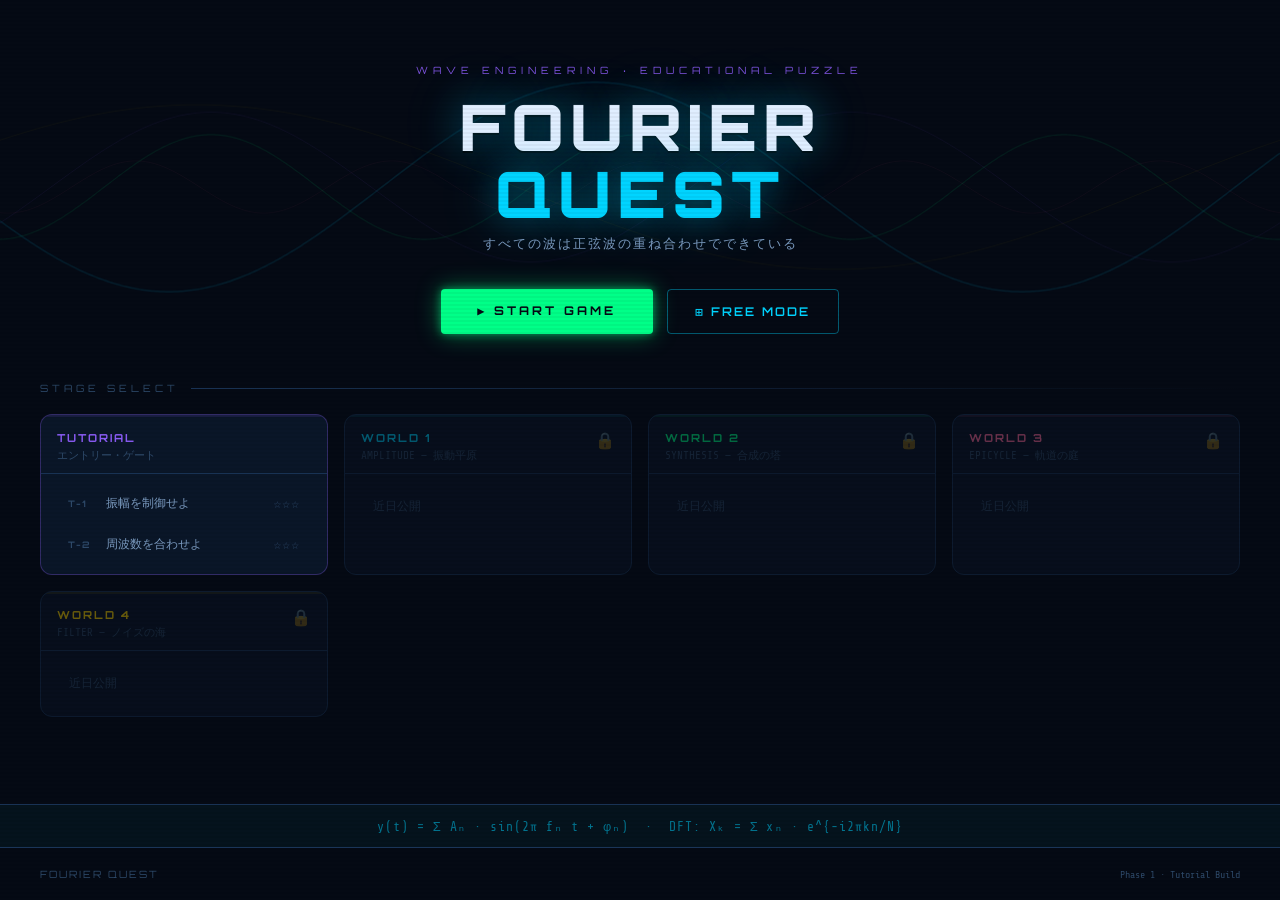
<file: index.html>
<!DOCTYPE html>
<html lang="ja">
<head>
  <meta charset="UTF-8">
  <meta name="viewport" content="width=device-width, initial-scale=1.0">
  <title>FOURIER QUEST</title>
  <link rel="stylesheet" href="css/main.css">
</head>
<body>

<div class="title-root">

  <!-- ── Hero ──────────────────────────────────────── -->
  <section class="hero">
    <canvas id="title-canvas"></canvas>
    <div class="hero-content">
      <p class="game-tagline">Wave Engineering · Educational Puzzle</p>
      <h1 class="game-title">FOURIER<br><span>QUEST</span></h1>
      <p class="game-subtitle">すべての波は正弦波の重ね合わせでできている</p>
      <div class="hero-buttons">
        <a class="btn-hero-primary" href="game.html?stage=tutorial-1">▶ START GAME</a>
        <a class="btn-hero-secondary" href="game.html?stage=tutorial-1&mode=free">⊞ FREE MODE</a>
      </div>
    </div>
  </section>

  <!-- ── Stage Select ──────────────────────────────── -->
  <section class="stage-select">
    <div class="section-title">STAGE SELECT</div>

    <div class="worlds-grid" id="worlds-grid">
      <!-- Injected by title.js -->
    </div>
  </section>

  <!-- ── Formula bar ──────────────────────────────── -->
  <div class="formula-bar">
    <span class="formula-text">
      y(t) = Σ Aₙ · sin(2π fₙ t + φₙ) &nbsp;·&nbsp; DFT: Xₖ = Σ xₙ · e^{-i2πkn/N}
    </span>
  </div>

  <!-- ── Footer ────────────────────────────────────── -->
  <footer class="page-footer">
    <span class="footer-brand">FOURIER QUEST</span>
    <span class="footer-version">Phase 1 · Tutorial Build</span>
  </footer>

</div>

<script type="module">
import { WORLDS, STAGES } from './js/stages.js';

// ── Build worlds grid ─────────────────────────────
const grid = document.getElementById('worlds-grid');
const save = (() => {
  try { return JSON.parse(localStorage.getItem('fq-save') || '{}'); }
  catch (_) { return {}; }
})();

WORLDS.forEach(world => {
  const card = document.createElement('div');
  card.className = `world-card ${world.unlocked ? 'unlocked' : 'locked'}`;

  const starsHtml = world.stages.map(sId => {
    const earned = save?.stages?.[sId]?.stars || 0;
    const stage  = STAGES[sId];
    const starStr = '★'.repeat(earned) + '☆'.repeat(3 - earned);
    return `
      <a class="stage-item" href="game.html?stage=${sId}">
        <span class="stage-item-index">${stage.indexLabel}</span>
        <span class="stage-item-title">${stage.title}</span>
        <span class="stage-item-stars ${earned > 0 ? 'earned' : ''}">${starStr}</span>
      </a>`;
  }).join('') || `<div style="padding:12px;font-size:12px;color:var(--text-dim)">近日公開</div>`;

  card.innerHTML = `
    <div class="world-card-header" style="border-top: 2px solid ${world.color}20">
      <div>
        <div class="world-card-name" style="color:${world.color}">${world.name}</div>
        <div class="world-card-sub">${world.subtitle}</div>
      </div>
      ${!world.unlocked ? '<span class="lock-icon">🔒</span>' : ''}
    </div>
    <div class="stage-list">${starsHtml}</div>`;

  grid.appendChild(card);
});

// ── Animated wave background ──────────────────────
const canvas = document.getElementById('title-canvas');
const ctx    = canvas.getContext('2d');

function resize() {
  canvas.width  = canvas.offsetWidth  * (window.devicePixelRatio || 1);
  canvas.height = canvas.offsetHeight * (window.devicePixelRatio || 1);
}
resize();
window.addEventListener('resize', resize);

// Wave definitions for the animated background
const waves = [
  { freq: 1.5, amp: 0.28, phase: 0,    speed: 0.6,  color: 'rgba(0,212,255,0.18)',  width: 1.5 },
  { freq: 3.0, amp: 0.14, phase: 1.0,  speed: 1.1,  color: 'rgba(0,255,136,0.14)',  width: 1.2 },
  { freq: 2.0, amp: 0.20, phase: 2.2,  speed: 0.8,  color: 'rgba(139,92,246,0.12)', width: 1.0 },
  { freq: 5.0, amp: 0.07, phase: 0.5,  speed: 1.6,  color: 'rgba(255,107,157,0.10)',width: 0.8 },
  { freq: 1.0, amp: 0.22, phase: 3.5,  speed: 0.45, color: 'rgba(255,215,0,0.08)',  width: 1.0 },
];

let t = 0;

function drawWaves() {
  const dpr = window.devicePixelRatio || 1;
  const W   = canvas.width  / dpr;
  const H   = canvas.height / dpr;
  ctx.clearRect(0, 0, canvas.width, canvas.height);

  waves.forEach(w => {
    ctx.beginPath();
    ctx.strokeStyle = w.color;
    ctx.lineWidth   = w.width;
    ctx.shadowColor = w.color;
    ctx.shadowBlur  = 8;

    for (let x = 0; x <= W; x += 2) {
      const phase = (x / W) * w.freq * Math.PI * 2 + w.phase + t * w.speed;
      const y     = H / 2 + Math.sin(phase) * H * w.amp;
      x === 0 ? ctx.moveTo(x, y) : ctx.lineTo(x, y);
    }
    ctx.stroke();
    ctx.shadowBlur = 0;
  });

  t += 0.01;
  requestAnimationFrame(drawWaves);
}
drawWaves();
</script>
</body>
</html>
</file>
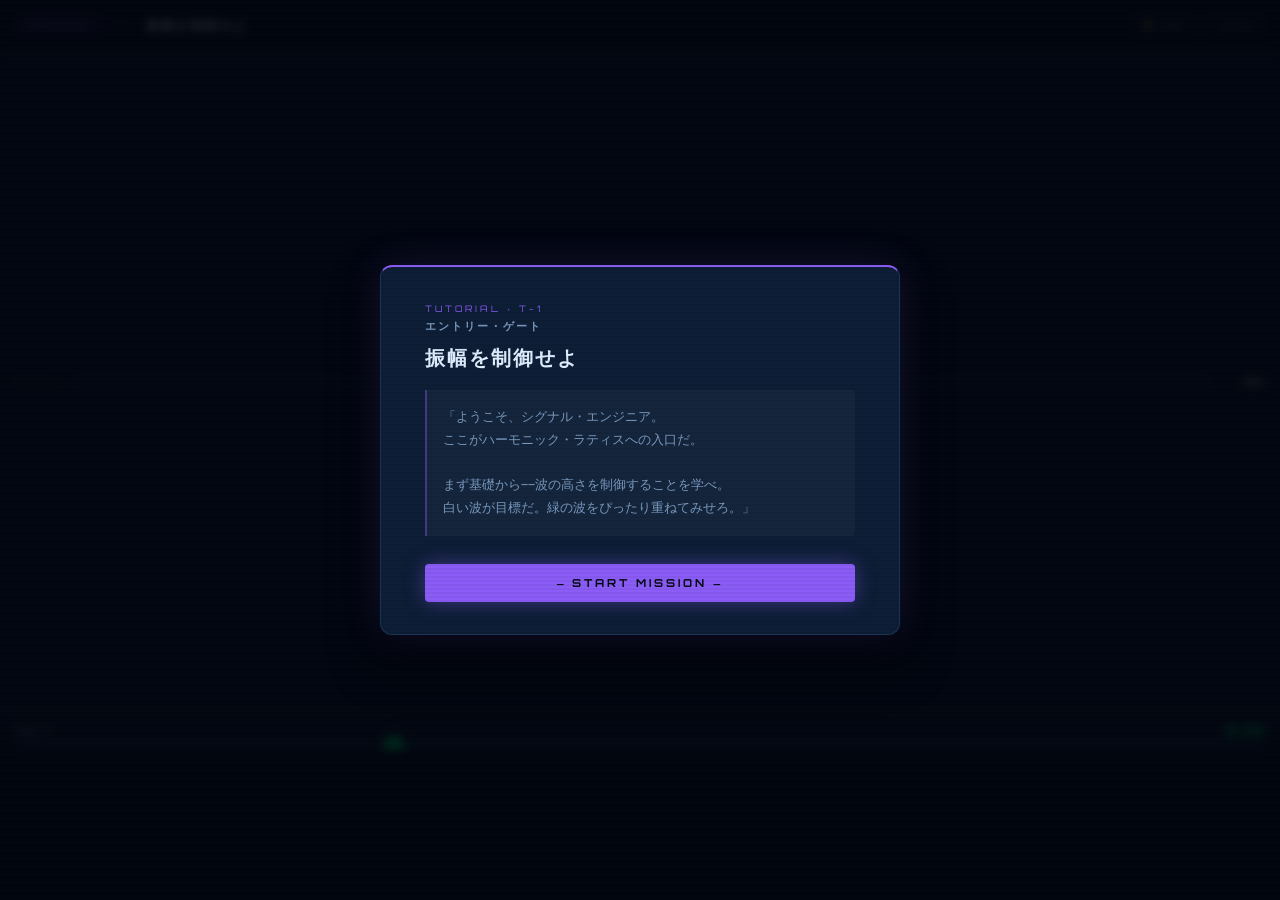
<file: game.html>
<!DOCTYPE html>
<html lang="ja">
<head>
  <meta charset="UTF-8">
  <meta name="viewport" content="width=device-width, initial-scale=1.0">
  <title>FOURIER QUEST — Stage</title>
  <link rel="stylesheet" href="css/main.css">
</head>
<body>

<!-- ═══════════════════════════════════════════════
     STORY OVERLAY — shown at stage start
══════════════════════════════════════════════════ -->
<div id="story-overlay" class="overlay">
  <div class="story-box">
    <div class="story-world-label" id="story-world">TUTORIAL · T-1</div>
    <div class="story-htitle"    id="story-htitle">エントリー・ゲート</div>
    <h2 class="story-mission-title" id="story-title">振幅を制御せよ</h2>
    <p class="story-body" id="story-text"></p>
    <button class="btn-start" id="story-start">― START MISSION ―</button>
  </div>
</div>

<!-- ═══════════════════════════════════════════════
     RESULT OVERLAY — shown after submit
══════════════════════════════════════════════════ -->
<div id="result-overlay" class="overlay hidden">
  <div class="result-box">
    <div class="result-mission-complete">MISSION COMPLETE</div>
    <div id="result-stars">★★★</div>
    <div id="result-pct"></div>
    <p id="result-flavor"></p>
    <div class="result-actions">
      <button id="retry-btn">↺ RETRY</button>
      <button id="next-btn">NEXT →</button>
    </div>
  </div>
</div>

<!-- ═══════════════════════════════════════════════
     GAME LAYOUT
══════════════════════════════════════════════════ -->
<div id="game-root">

  <!-- Header -->
  <header id="game-header">
    <span class="world-badge" id="world-name">TUTORIAL</span>
    <span class="stage-index" id="stage-index">T-1</span>
    <h1 id="stage-title">振幅を制御せよ</h1>
    <div class="header-actions">
      <button class="btn-icon" id="hint-btn">💡 HINT</button>
      <a href="index.html" class="btn-icon">✕ EXIT</a>
    </div>
  </header>

  <!-- Hint panel (collapsed by default) -->
  <div id="hint-panel" class="hidden">
    <p id="hint-text"></p>
  </div>

  <!-- Canvas area: time domain + frequency domain -->
  <main id="game-main">
    <div class="canvas-panel">
      <span class="panel-label">TIME DOMAIN</span>
      <canvas id="wave-canvas"></canvas>
      <canvas id="fx-canvas" style="pointer-events:none;z-index:6"></canvas>
    </div>
    <div class="spectrum-panel">
      <span class="panel-label">FREQ. DOMAIN</span>
      <canvas id="spectrum-canvas"></canvas>
    </div>
  </main>

  <!-- Match score bar -->
  <div id="score-bar">
    <span class="score-label">MATCH</span>
    <div class="score-track">
      <div id="score-fill"></div>
    </div>
    <span id="score-value">0%</span>
  </div>

  <!-- Controls -->
  <section id="controls">
    <div id="sliders-container">
      <!-- Sliders injected by app.js -->
    </div>
    <div class="control-actions">
      <button class="btn-secondary" id="reset-btn">↺ RESET</button>
      <button class="btn-secondary" id="play-btn">▶ PLAY</button>
      <button class="btn-primary"   id="submit-btn">SUBMIT</button>
    </div>
  </section>

</div><!-- /#game-root -->

<script type="module" src="js/app.js"></script>
</body>
</html>
</file>
<file: css/main.css>
/* ═══════════════════════════════════════════════════════════
   FOURIER QUEST — Main Stylesheet
   Theme: Cyber/Neon  ·  Dark Space Background
   ═══════════════════════════════════════════════════════════ */

@import url('https://fonts.googleapis.com/css2?family=Orbitron:wght@400;600;700;900&family=Share+Tech+Mono&display=swap');

/* ─── Variables ─────────────────────────────────────────── */
:root {
  --bg:           #050A14;
  --bg-panel:     #070E1C;
  --bg-surface:   #0A1628;
  --bg-elevated:  #0D1E36;
  --border:       #1A3558;
  --border-glow:  rgba(0, 200, 255, 0.12);

  --wave-target:  rgba(255, 255, 255, 0.85);
  --wave-player:  #00FF88;
  --wave-glow:    rgba(0, 255, 136, 0.35);
  --spectrum:     #00D4FF;
  --spectrum-glow:rgba(0, 212, 255, 0.3);

  --accent:       #FFD700;
  --accent-glow:  rgba(255, 215, 0, 0.25);
  --purple:       #8B5CF6;
  --pink:         #FF6B9D;
  --error:        #FF4444;

  --text-hi:      #E0EEFF;
  --text-mid:     #7A9ABF;
  --text-dim:     #2E4A6A;

  --font-display: 'Orbitron', 'Courier New', monospace;
  --font-mono:    'Share Tech Mono', 'Courier New', monospace;

  --radius-sm:    4px;
  --radius-md:    8px;
  --radius-lg:    12px;

  --transition:   0.18s ease;
}

/* ─── Reset & Base ───────────────────────────────────────── */
*, *::before, *::after { box-sizing: border-box; margin: 0; padding: 0; }

html, body {
  width: 100%; height: 100%;
  background: var(--bg);
  color: var(--text-hi);
  font-family: var(--font-mono);
  overflow: hidden;
  -webkit-font-smoothing: antialiased;
}

.hidden { display: none !important; }

/* ─── Scanline overlay (subtle) ─────────────────────────── */
body::after {
  content: '';
  position: fixed; inset: 0;
  background: repeating-linear-gradient(
    0deg,
    transparent,
    transparent 2px,
    rgba(0,0,0,0.04) 2px,
    rgba(0,0,0,0.04) 4px
  );
  pointer-events: none;
  z-index: 9999;
}

/* ═══════════════════════════════════════════════════════════
   GAME SCREEN LAYOUT
   ═══════════════════════════════════════════════════════════ */

#game-root {
  display: grid;
  grid-template-rows: 52px auto 1fr 38px 150px;
  grid-template-columns: 1fr;
  height: 100vh;
  gap: 0;
}

/* ─── Header ─────────────────────────────────────────────── */
#game-header {
  display: flex;
  align-items: center;
  gap: 12px;
  padding: 0 16px;
  background: rgba(7, 14, 28, 0.95);
  border-bottom: 1px solid var(--border);
  backdrop-filter: blur(8px);
}

.world-badge {
  font-family: var(--font-display);
  font-size: 9px;
  font-weight: 700;
  letter-spacing: 2px;
  color: var(--purple);
  background: rgba(139, 92, 246, 0.12);
  border: 1px solid rgba(139, 92, 246, 0.3);
  border-radius: var(--radius-sm);
  padding: 3px 8px;
  white-space: nowrap;
}

.stage-index {
  font-family: var(--font-display);
  font-size: 10px;
  color: var(--text-dim);
  letter-spacing: 1px;
}

#stage-title {
  font-family: var(--font-display);
  font-size: 13px;
  font-weight: 600;
  letter-spacing: 1.5px;
  color: var(--text-hi);
  flex: 1;
  white-space: nowrap;
  overflow: hidden;
  text-overflow: ellipsis;
}

.header-actions {
  display: flex;
  gap: 8px;
  align-items: center;
}

.btn-icon {
  font-family: var(--font-display);
  font-size: 9px;
  font-weight: 600;
  letter-spacing: 1px;
  color: var(--text-mid);
  background: transparent;
  border: 1px solid var(--border);
  border-radius: var(--radius-sm);
  padding: 5px 10px;
  cursor: pointer;
  transition: var(--transition);
  text-decoration: none;
  display: inline-flex;
  align-items: center;
  gap: 5px;
}
.btn-icon:hover { color: var(--text-hi); border-color: var(--spectrum); }
.btn-icon.active {
  color: var(--accent);
  border-color: var(--accent);
  background: rgba(255,215,0,0.08);
  box-shadow: 0 0 8px rgba(255,215,0,0.2);
}

/* ─── Hint Panel ─────────────────────────────────────────── */
#hint-panel {
  background: rgba(139, 92, 246, 0.08);
  border-bottom: 1px solid rgba(139, 92, 246, 0.25);
  padding: 10px 20px;
  animation: slideDown 0.2s ease;
}

@keyframes slideDown {
  from { opacity: 0; transform: translateY(-6px); }
  to   { opacity: 1; transform: translateY(0); }
}

#hint-text {
  font-size: 12px;
  color: rgba(139, 92, 246, 0.9);
  line-height: 1.6;
  white-space: pre-line;
}

/* ─── Main canvas area ───────────────────────────────────── */
#game-main {
  display: grid;
  grid-template-columns: 1fr 220px;
  gap: 0;
  min-height: 0;
  position: relative;
  background: var(--bg-panel);
}

.canvas-panel {
  position: relative;
  border-right: 1px solid var(--border);
  overflow: hidden;
}

.canvas-panel canvas {
  position: absolute;
  inset: 0;
  width: 100%;
  height: 100%;
}

.spectrum-panel {
  position: relative;
  overflow: hidden;
  background: var(--bg-panel);
}

.spectrum-panel canvas {
  position: absolute;
  inset: 0;
  width: 100%;
  height: 100%;
}

#fx-canvas {
  pointer-events: none;
}

.panel-label {
  position: absolute;
  top: 8px;
  right: 10px;
  font-family: var(--font-display);
  font-size: 8px;
  letter-spacing: 2px;
  color: var(--text-dim);
  z-index: 10;
  pointer-events: none;
}

/* ─── Score bar ──────────────────────────────────────────── */
#score-bar {
  display: flex;
  align-items: center;
  gap: 10px;
  padding: 0 16px;
  background: var(--bg-surface);
  border-top: 1px solid var(--border);
  border-bottom: 1px solid var(--border);
}

.score-label {
  font-family: var(--font-display);
  font-size: 9px;
  letter-spacing: 2px;
  color: var(--text-dim);
  white-space: nowrap;
}

.score-track {
  flex: 1;
  height: 6px;
  background: var(--bg-elevated);
  border-radius: 3px;
  overflow: hidden;
  border: 1px solid var(--border);
}

#score-fill {
  height: 100%;
  width: 0%;
  border-radius: 3px;
  transition: width 0.1s linear, background 0.3s ease;
  background: linear-gradient(90deg, #00AA55, #00FF88);
  box-shadow: 0 0 8px rgba(0,255,136,0.4);
}

#score-value {
  font-family: var(--font-display);
  font-size: 11px;
  font-weight: 600;
  color: var(--text-hi);
  min-width: 44px;
  text-align: right;
}

/* ─── Controls ───────────────────────────────────────────── */
#controls {
  background: var(--bg-surface);
  padding: 10px 16px 12px;
  display: flex;
  flex-direction: column;
  gap: 8px;
  overflow-y: auto;
}

#sliders-container {
  display: flex;
  flex-wrap: wrap;
  gap: 10px 24px;
  align-items: flex-start;
  flex: 1;
}

.slider-group {
  display: flex;
  flex-direction: column;
  gap: 4px;
  min-width: 240px;
  flex: 1;
}

.slider-header {
  display: flex;
  justify-content: space-between;
  align-items: baseline;
}

.slider-label {
  font-family: var(--font-display);
  font-size: 10px;
  letter-spacing: 1px;
  color: var(--text-mid);
}

.slider-val {
  font-family: var(--font-display);
  font-size: 13px;
  font-weight: 700;
  color: var(--wave-player);
  text-shadow: 0 0 8px var(--wave-glow);
  letter-spacing: 0.5px;
  min-width: 80px;
  text-align: right;
}

/* Custom range slider */
.slider-input {
  -webkit-appearance: none;
  appearance: none;
  width: 100%;
  height: 5px;
  background: var(--border);
  border-radius: 3px;
  outline: none;
  cursor: pointer;
  position: relative;
}

.slider-input::-webkit-slider-thumb {
  -webkit-appearance: none;
  appearance: none;
  width: 20px;
  height: 20px;
  border-radius: 50%;
  background: var(--wave-player);
  box-shadow: 0 0 10px var(--wave-glow), 0 0 3px rgba(0,255,136,0.8);
  cursor: pointer;
  border: 2px solid rgba(0, 255, 136, 0.4);
  transition: box-shadow 0.15s;
}

.slider-input::-webkit-slider-thumb:hover {
  box-shadow: 0 0 18px var(--wave-glow), 0 0 6px rgba(0,255,136,0.9);
}

.slider-input::-moz-range-thumb {
  width: 20px;
  height: 20px;
  border-radius: 50%;
  background: var(--wave-player);
  box-shadow: 0 0 10px var(--wave-glow);
  cursor: pointer;
  border: 2px solid rgba(0, 255, 136, 0.4);
}

.slider-range-labels {
  display: flex;
  justify-content: space-between;
  font-size: 9px;
  color: var(--text-dim);
}

/* Control action buttons */
.control-actions {
  display: flex;
  gap: 8px;
  justify-content: flex-end;
  align-items: center;
  padding-top: 4px;
}

.btn-secondary {
  font-family: var(--font-display);
  font-size: 9px;
  font-weight: 600;
  letter-spacing: 1.5px;
  color: var(--text-mid);
  background: transparent;
  border: 1px solid var(--border);
  border-radius: var(--radius-sm);
  padding: 8px 14px;
  cursor: pointer;
  transition: var(--transition);
}

.btn-secondary:hover {
  color: var(--text-hi);
  border-color: var(--text-mid);
}

.btn-primary {
  font-family: var(--font-display);
  font-size: 11px;
  font-weight: 700;
  letter-spacing: 2px;
  color: var(--bg);
  background: var(--wave-player);
  border: none;
  border-radius: var(--radius-sm);
  padding: 10px 24px;
  cursor: pointer;
  transition: var(--transition);
  box-shadow: 0 0 16px rgba(0,255,136,0.4), 0 0 4px rgba(0,255,136,0.6);
}

.btn-primary:hover {
  background: #40FFB0;
  box-shadow: 0 0 24px rgba(0,255,136,0.6), 0 0 8px rgba(0,255,136,0.8);
  transform: translateY(-1px);
}

.btn-primary:disabled {
  background: var(--text-dim);
  box-shadow: none;
  cursor: default;
  transform: none;
}

/* ═══════════════════════════════════════════════════════════
   OVERLAYS
   ═══════════════════════════════════════════════════════════ */

.overlay {
  position: fixed;
  inset: 0;
  background: rgba(3, 6, 14, 0.88);
  display: flex;
  align-items: center;
  justify-content: center;
  z-index: 1000;
  backdrop-filter: blur(4px);
  animation: fadeIn 0.25s ease;
}

@keyframes fadeIn {
  from { opacity: 0; }
  to   { opacity: 1; }
}

/* Story overlay */
.story-box {
  background: var(--bg-elevated);
  border: 1px solid var(--border);
  border-top: 2px solid var(--purple);
  border-radius: var(--radius-lg);
  padding: 36px 44px 32px;
  max-width: 520px;
  width: 90%;
  animation: slideUp 0.3s ease;
  box-shadow: 0 0 40px rgba(139, 92, 246, 0.15), 0 24px 48px rgba(0,0,0,0.5);
}

@keyframes slideUp {
  from { opacity: 0; transform: translateY(20px); }
  to   { opacity: 1; transform: translateY(0); }
}

.story-world-label {
  font-family: var(--font-display);
  font-size: 9px;
  letter-spacing: 3px;
  color: var(--purple);
  text-transform: uppercase;
  margin-bottom: 4px;
}

.story-htitle {
  font-family: var(--font-display);
  font-size: 11px;
  font-weight: 600;
  letter-spacing: 2px;
  color: var(--text-mid);
  margin-bottom: 12px;
}

.story-mission-title {
  font-family: var(--font-display);
  font-size: 20px;
  font-weight: 900;
  letter-spacing: 2px;
  color: var(--text-hi);
  margin-bottom: 20px;
  line-height: 1.2;
}

.story-body {
  font-size: 13px;
  line-height: 1.75;
  color: var(--text-mid);
  white-space: pre-line;
  margin-bottom: 28px;
  padding: 16px;
  background: rgba(255,255,255,0.03);
  border-left: 2px solid rgba(139, 92, 246, 0.4);
  border-radius: 0 var(--radius-sm) var(--radius-sm) 0;
}

.btn-start {
  font-family: var(--font-display);
  font-size: 11px;
  font-weight: 700;
  letter-spacing: 3px;
  color: var(--bg);
  background: var(--purple);
  border: none;
  border-radius: var(--radius-sm);
  padding: 12px 32px;
  cursor: pointer;
  width: 100%;
  transition: var(--transition);
  box-shadow: 0 0 20px rgba(139, 92, 246, 0.4);
}

.btn-start:hover {
  background: #A070FF;
  box-shadow: 0 0 30px rgba(139, 92, 246, 0.6);
  transform: translateY(-1px);
}

/* Result overlay */
.result-box {
  background: var(--bg-elevated);
  border: 1px solid var(--border);
  border-radius: var(--radius-lg);
  padding: 40px 48px 36px;
  max-width: 460px;
  width: 90%;
  text-align: center;
  animation: popIn 0.35s cubic-bezier(0.34, 1.56, 0.64, 1);
  box-shadow: 0 0 60px rgba(0,255,136,0.08), 0 24px 64px rgba(0,0,0,0.6);
}

@keyframes popIn {
  from { opacity: 0; transform: scale(0.85); }
  to   { opacity: 1; transform: scale(1); }
}

.result-mission-complete {
  font-family: var(--font-display);
  font-size: 9px;
  letter-spacing: 4px;
  color: var(--text-dim);
  margin-bottom: 16px;
  text-transform: uppercase;
}

#result-stars {
  font-size: 44px;
  margin-bottom: 8px;
  line-height: 1;
  text-shadow: 0 0 20px rgba(255,215,0,0.6);
  color: var(--accent);
  letter-spacing: 4px;
}

#result-stars .empty-stars {
  color: var(--text-dim);
  text-shadow: none;
}

#result-stars[data-stars="1"] { color: #FF6644; text-shadow: 0 0 16px rgba(255,80,50,0.5); }
#result-stars[data-stars="2"] { color: #88CCFF; text-shadow: 0 0 16px rgba(100,180,255,0.5); }
#result-stars[data-stars="3"] { color: var(--accent); text-shadow: 0 0 24px var(--accent-glow); }

#result-pct {
  font-family: var(--font-mono);
  font-size: 11px;
  color: var(--text-dim);
  margin-bottom: 20px;
}

#result-flavor {
  font-size: 13px;
  color: var(--text-mid);
  line-height: 1.65;
  margin-bottom: 28px;
  padding: 14px;
  background: rgba(255,255,255,0.03);
  border-radius: var(--radius-md);
  font-style: italic;
}

.result-actions {
  display: flex;
  gap: 10px;
  justify-content: center;
}

.btn-result {
  font-family: var(--font-display);
  font-size: 10px;
  font-weight: 700;
  letter-spacing: 2px;
  border-radius: var(--radius-sm);
  padding: 11px 24px;
  cursor: pointer;
  transition: var(--transition);
  border: none;
}

#retry-btn {
  color: var(--text-mid);
  background: transparent;
  border: 1px solid var(--border);
  font-family: var(--font-display);
  font-size: 10px;
  font-weight: 700;
  letter-spacing: 2px;
  border-radius: var(--radius-sm);
  padding: 11px 24px;
  cursor: pointer;
  transition: var(--transition);
}

#retry-btn:hover { color: var(--text-hi); border-color: var(--text-mid); }

#next-btn {
  color: var(--bg);
  background: var(--wave-player);
  box-shadow: 0 0 16px rgba(0,255,136,0.35);
  font-family: var(--font-display);
  font-size: 10px;
  font-weight: 700;
  letter-spacing: 2px;
  border-radius: var(--radius-sm);
  padding: 11px 24px;
  cursor: pointer;
  transition: var(--transition);
  border: none;
}

#next-btn:hover {
  background: #40FFB0;
  box-shadow: 0 0 24px rgba(0,255,136,0.55);
  transform: translateY(-1px);
}

/* ═══════════════════════════════════════════════════════════
   TITLE / INDEX PAGE
   ═══════════════════════════════════════════════════════════ */

.title-root {
  display: flex;
  flex-direction: column;
  min-height: 100vh;
  overflow-y: auto;
  overflow-x: hidden;
}

/* Title hero */
.hero {
  position: relative;
  padding: 64px 40px 40px;
  overflow: hidden;
  text-align: center;
}

#title-canvas {
  position: absolute;
  inset: 0;
  width: 100%;
  height: 100%;
  opacity: 0.6;
}

.hero-content {
  position: relative;
  z-index: 1;
}

.game-tagline {
  font-family: var(--font-display);
  font-size: 10px;
  letter-spacing: 5px;
  color: var(--purple);
  text-transform: uppercase;
  margin-bottom: 16px;
  opacity: 0.9;
}

.game-title {
  font-family: var(--font-display);
  font-size: clamp(32px, 6vw, 64px);
  font-weight: 900;
  letter-spacing: 6px;
  color: var(--text-hi);
  text-shadow:
    0 0 40px rgba(0,212,255,0.4),
    0 0 80px rgba(0,212,255,0.15),
    0 2px 0 rgba(0,0,0,0.8);
  margin-bottom: 8px;
  line-height: 1.05;
}

.game-title span {
  color: var(--spectrum);
  text-shadow: 0 0 30px var(--spectrum-glow), 0 0 60px rgba(0,212,255,0.3);
}

.game-subtitle {
  font-family: var(--font-mono);
  font-size: 13px;
  color: var(--text-mid);
  letter-spacing: 2px;
  margin-bottom: 36px;
}

.hero-buttons {
  display: flex;
  gap: 14px;
  justify-content: center;
  flex-wrap: wrap;
}

.btn-hero-primary {
  font-family: var(--font-display);
  font-size: 12px;
  font-weight: 700;
  letter-spacing: 3px;
  color: var(--bg);
  background: var(--wave-player);
  border: none;
  border-radius: var(--radius-sm);
  padding: 14px 36px;
  cursor: pointer;
  transition: var(--transition);
  text-decoration: none;
  box-shadow: 0 0 24px rgba(0,255,136,0.4), 0 0 8px rgba(0,255,136,0.5);
  display: inline-block;
}

.btn-hero-primary:hover {
  background: #40FFB0;
  box-shadow: 0 0 36px rgba(0,255,136,0.6), 0 0 16px rgba(0,255,136,0.7);
  transform: translateY(-2px);
}

.btn-hero-secondary {
  font-family: var(--font-display);
  font-size: 12px;
  font-weight: 600;
  letter-spacing: 2px;
  color: var(--spectrum);
  background: transparent;
  border: 1px solid rgba(0, 212, 255, 0.4);
  border-radius: var(--radius-sm);
  padding: 14px 28px;
  cursor: pointer;
  transition: var(--transition);
  text-decoration: none;
  display: inline-block;
}

.btn-hero-secondary:hover {
  border-color: var(--spectrum);
  box-shadow: 0 0 16px rgba(0,212,255,0.25);
  transform: translateY(-2px);
}

/* Stage select section */
.stage-select {
  padding: 8px 40px 48px;
  flex: 1;
}

.section-title {
  font-family: var(--font-display);
  font-size: 10px;
  letter-spacing: 4px;
  color: var(--text-dim);
  text-transform: uppercase;
  margin-bottom: 20px;
  display: flex;
  align-items: center;
  gap: 12px;
}

.section-title::after {
  content: '';
  flex: 1;
  height: 1px;
  background: linear-gradient(90deg, var(--border), transparent);
}

.worlds-grid {
  display: grid;
  grid-template-columns: repeat(auto-fill, minmax(260px, 1fr));
  gap: 16px;
}

.world-card {
  background: var(--bg-surface);
  border: 1px solid var(--border);
  border-radius: var(--radius-lg);
  overflow: hidden;
  transition: var(--transition);
}

.world-card.unlocked {
  border-color: rgba(139, 92, 246, 0.3);
}

.world-card.unlocked:hover {
  border-color: rgba(139, 92, 246, 0.6);
  transform: translateY(-2px);
  box-shadow: 0 8px 32px rgba(0,0,0,0.3), 0 0 24px rgba(139,92,246,0.1);
}

.world-card.locked {
  opacity: 0.4;
  pointer-events: none;
}

.world-card-header {
  padding: 14px 16px 10px;
  border-bottom: 1px solid var(--border);
  display: flex;
  justify-content: space-between;
  align-items: flex-start;
}

.world-card-name {
  font-family: var(--font-display);
  font-size: 11px;
  font-weight: 700;
  letter-spacing: 2px;
}

.world-card-sub {
  font-size: 11px;
  color: var(--text-dim);
  margin-top: 3px;
}

.lock-icon {
  font-size: 16px;
  opacity: 0.5;
}

.stage-list {
  padding: 12px 16px;
  display: flex;
  flex-direction: column;
  gap: 6px;
}

.stage-item {
  display: flex;
  align-items: center;
  gap: 10px;
  padding: 8px 10px;
  border-radius: var(--radius-sm);
  cursor: pointer;
  transition: var(--transition);
  text-decoration: none;
  border: 1px solid transparent;
  background: transparent;
  width: 100%;
  text-align: left;
  color: inherit;
}

.stage-item:hover {
  background: rgba(255,255,255,0.04);
  border-color: var(--border);
}

.stage-item-index {
  font-family: var(--font-display);
  font-size: 9px;
  font-weight: 700;
  letter-spacing: 1px;
  color: var(--text-dim);
  min-width: 28px;
}

.stage-item-title {
  font-size: 12px;
  color: var(--text-mid);
  flex: 1;
}

.stage-item-stars {
  font-size: 13px;
  color: var(--text-dim);
  letter-spacing: 1px;
}

.stage-item-stars.earned { color: var(--accent); }

/* Formula display */
.formula-bar {
  background: rgba(0,212,255,0.04);
  border-top: 1px solid var(--border);
  padding: 12px 40px;
  text-align: center;
}

.formula-text {
  font-family: var(--font-mono);
  font-size: 13px;
  color: rgba(0,212,255,0.5);
  letter-spacing: 1px;
}

/* Footer */
.page-footer {
  padding: 20px 40px;
  border-top: 1px solid var(--border);
  display: flex;
  justify-content: space-between;
  align-items: center;
}

.footer-brand {
  font-family: var(--font-display);
  font-size: 10px;
  letter-spacing: 2px;
  color: var(--text-dim);
}

.footer-version {
  font-size: 10px;
  color: var(--text-dim);
}
</file>
